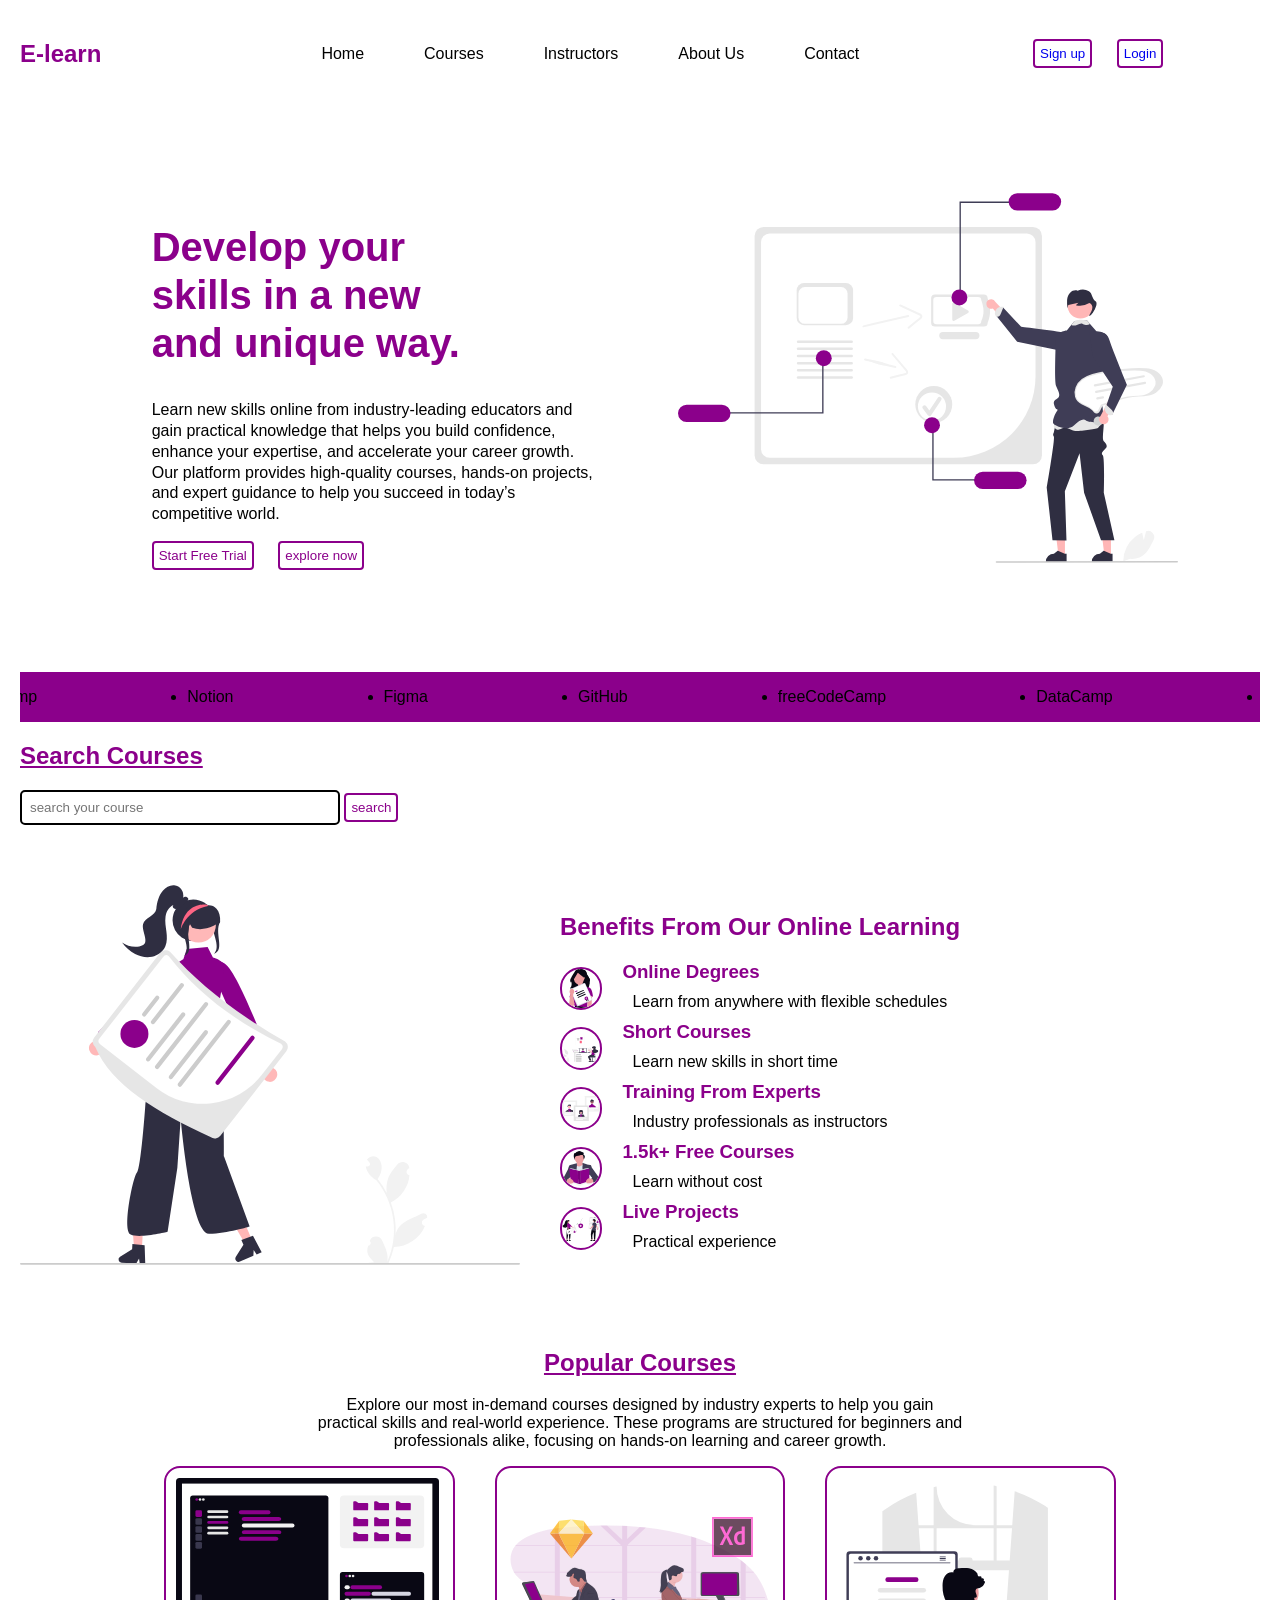
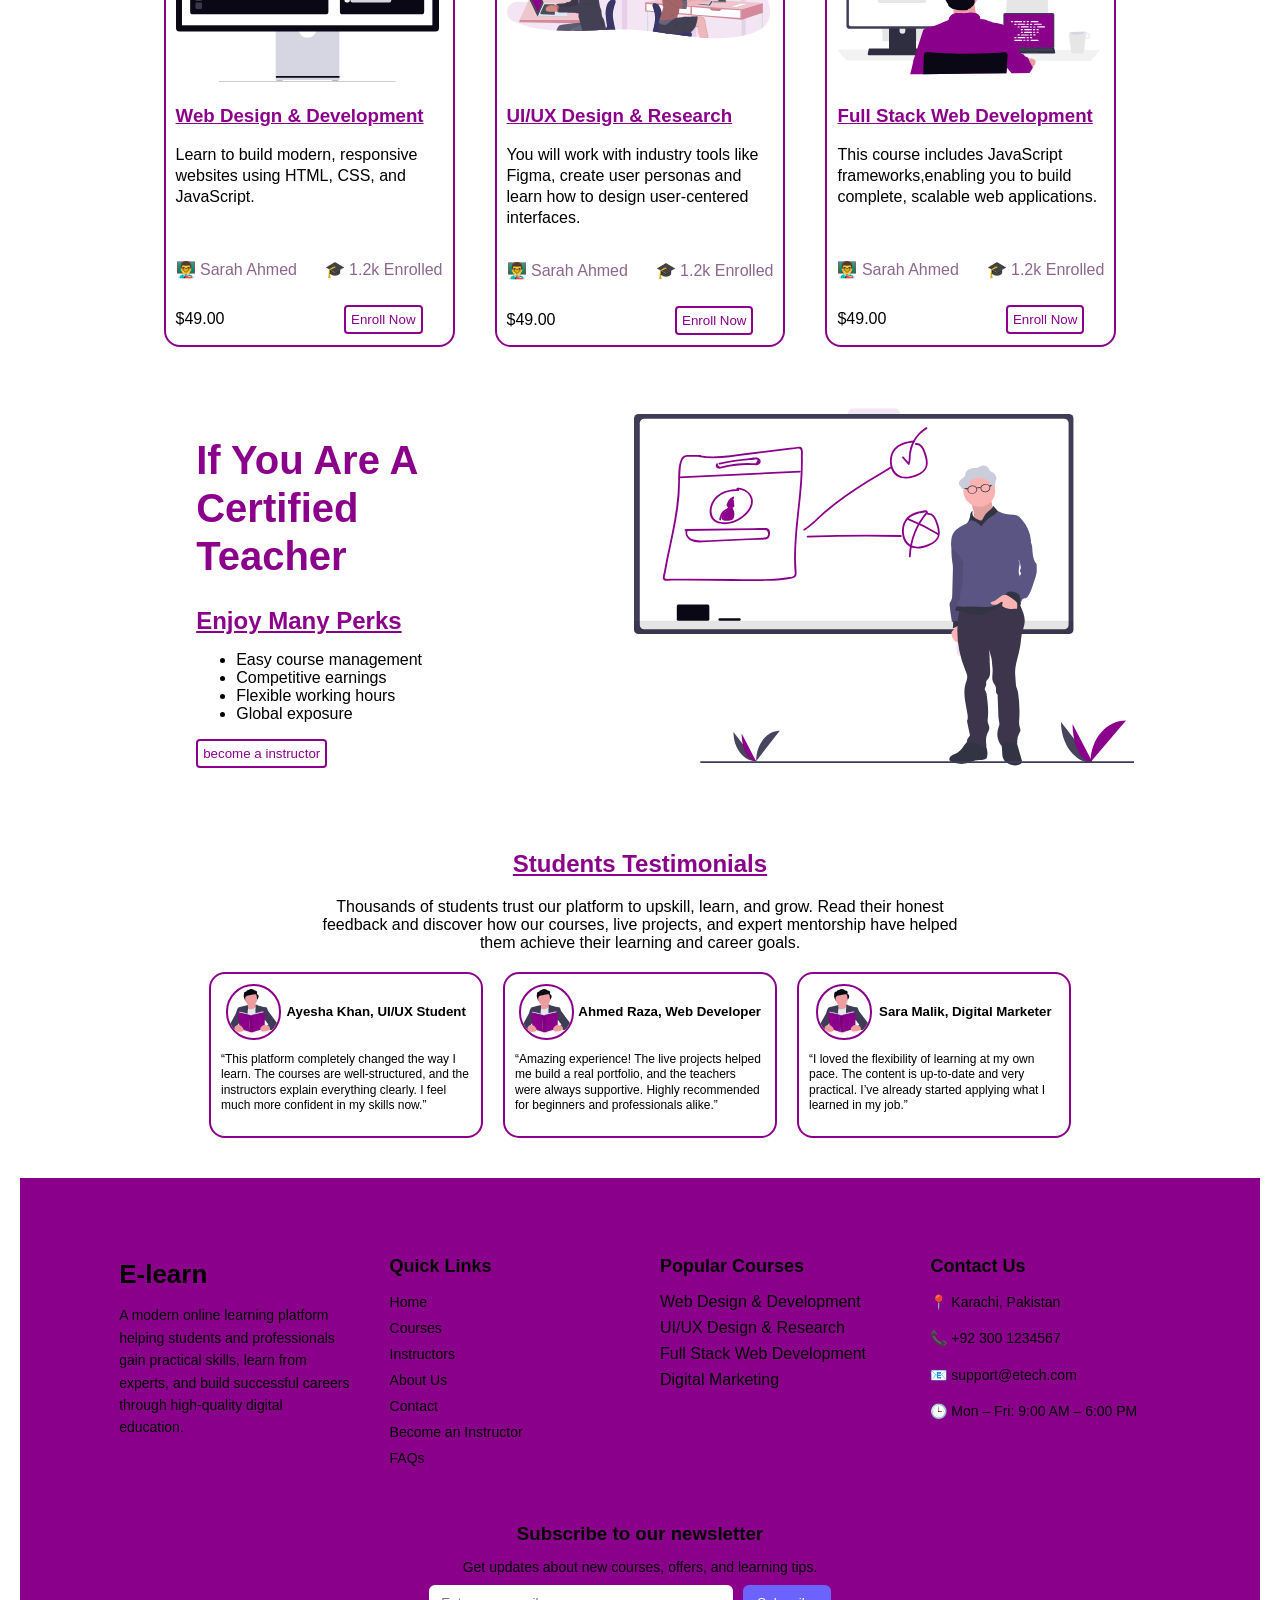
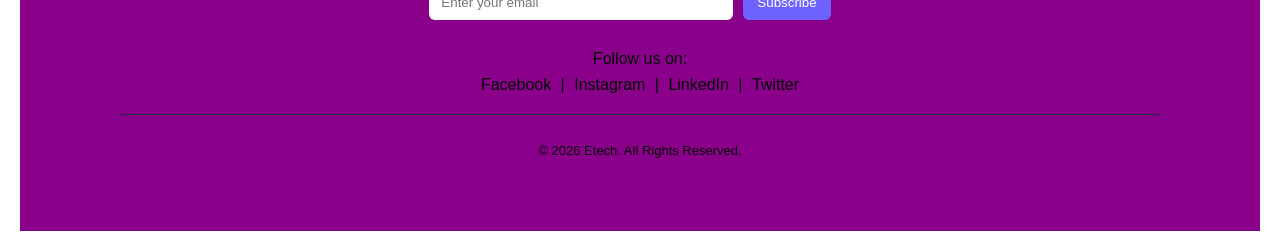
<file: index.html>
<!DOCTYPE html>
<html lang="en">
<head>
    <meta charset="UTF-8">
    <meta name="viewport" content="width=device-width, initial-scale=1.0">
    <title>Document</title>
    <link rel="stylesheet" href="style.css">
</head>
<body>
    <div>

        <div class="header">
             <h2>E-learn</h2>
            <div class="nav-bar">
                <ul class="nav-list" >
               <li><a href="#">Home</a></li>
        <li><a href="#">Courses</a></li>
        <li><a href="#">Instructors</a></li>
        <li><a href="#">About Us</a></li>
        <li><a href="#">Contact</a></li>
            </ul>
            <div class="buttons">
                <button ><a style="text-decoration: none" href="signup.html">Sign up</a></button>
                <button ><a style="text-decoration: none" href="login.html">Login</a></button>
            </div> 
        </div>
           
        </div>
<section class="body">
    <div class="hero-section">
        <div class="text-container">
        <h1><b>
             Develop your skills in a new and unique way.</b></h1>
    <p>
       Learn new skills online from industry-leading educators and gain practical knowledge that helps you build confidence, enhance your expertise, and accelerate your career growth. Our platform provides high-quality courses, hands-on projects, and expert guidance to help you succeed in today’s competitive world.
    </p>
             <button>Start Free Trial</button>
             <button>explore now</button>
        </div>
       <div class="image">
    <img src="images/undraw_teaching_58yg.svg" alt="" width="500", height="500">
       </div> 

    </div>
    <div class="brand-list " style="padding: 0;">
    <ul>
     <li>Notion</li>
     <li>Figma</li>
     <li> GitHub</li>
     <li>freeCodeCamp</li>
     <li> DataCamp </li>
     <li>Notion</li>
      <li>Figma</li>
       <li>GitHub</li>
    <li>freeCodeCamp</li>
    <li>DataCamp</li>
    <li>Notion</li> <li>Figma</li> <li>GitHub</li> <li>freeCodeCamp</li> <li>DataCamp</li>
</ul>
</ul>
    </ul>

    </div>
    <div class="search-course">
        <h2><u>Search Courses</u></h2>
        <div class="input">
        <input type="text"  placeholder="search your course">
        <button>search</button>
        </div>
    </div>

        <div class="benefit">
            <div class="benefit-image">
                <img src="images/undraw_personal-file_81l0.svg" alt=""width="500", height="500"></div>
            
            <div class="benefit-cards">
            <h2><b>Benefits From Our Online Learning</b></h2>
            <div class="card">
             <div class="benefit-image">
             <img class="hero-blob" src="images/undraw_certificate_cqps.svg" alt=""> </div>
             <div class="benefit-text">
            <h3>Online Degrees</h3>
            <p >Learn from anywhere with flexible schedules</p></div>

        </div>
        <div class="card">
             <div class="benefit-image">
             <img class="hero-blob" src="images/undraw_online-learning_tgmv.svg" alt=""> </div>
             <div class="benefit-text">
            <h3>Short Courses</h3>
            <p >Learn new skills in short time</p></div>

        </div>
        <div class="card">
             <div class="benefit-image">
             <img class="hero-blob" src="images/undraw_experts_v2vy.svg" alt=""> </div>
             <div class="benefit-text">
            <h3>Training From Experts</h3>
            <p >Industry professionals as instructors</p></div>

        </div>
        <div class="card">
             <div class="benefit-image">
             <img class="hero-blob" src="images/undraw_continuous-learning_a1ld.svg" alt=""> </div>
             <div class="benefit-text">
            <h3>1.5k+ Free Courses</h3>
            <p >Learn without cost</p></div>

        </div>
        <div class="card">
             <div class="benefit-image">
             <img class="hero-blob" src="images//undraw_group-project_kow1.svg" alt=""> </div>
             <div class="benefit-text">
            <h3>Live Projects</h3>
            <p>Practical experience</p></div>
  </div>
        </div>
        </div>
    </div>      
<div class="popular-courses">

        <h2><b>Popular Courses</b></h2>
        <div class="para">
        <p>Explore our most in-demand courses designed by industry experts to help you gain practical skills and real-world experience. These programs are structured for beginners and professionals alike, focusing on hands-on learning and career growth.</p></div>
        <div class="courses">
            <div class="course-card">
                <div class="course-img">
                    <img src="images/undraw_dev-environment_n5by.svg" alt="" width="263"  , height=" 203.44" >
                </div>
                <div class="course-content">
                      <h3><u>Web Design & Development</u></h3>
                      <p>Learn to build modern, responsive websites using HTML, CSS, and JavaScript.</p>
                </div> 
                <div class="course-info">
                    <p style="margin-top: 36px;">👨‍🏫 Sarah Ahmed</p>
                    <p style="margin-top: 36px;" >🎓 1.2k Enrolled</p>
                </div>
                <div class="course-footer">
                     <span class="price">$49.00</span>
                    <button onclick="btn()" class="enroll-btn">Enroll Now</button>
                </div>
      
            </div>

             <div class="course-card">
                <div class="course-img">
                    <img src="images/undraw_design-tools_owgm.svg" alt="" width="263", height="203.44" >
                </div>
                <div class="course-content">
                      <h3><u>UI/UX Design & Research</u></h3>
                      <p> You will work with industry tools like Figma, create user personas and learn how to design user-centered interfaces.</p>
                </div> 
                <div class="course-info">
                    <p >👨‍🏫 Sarah Ahmed</p>
                    <p >🎓 1.2k Enrolled</p>
                </div>
                <div class="course-footer">
                     <span class="price">$49.00</span>
                    <button onclick="btn()" class=" enroll-btn">Enroll Now</button>
                </div>
      
            </div>

             <div class="course-card">
                <div class="course-img">
                    <img src="images/undraw_programming_j1zw.svg" alt="" width="263", height="203.44" >
                </div>
                <div class="course-content">
                      <h3><u>Full Stack Web Development</u></h3>
                      <p> This course includes JavaScript frameworks,enabling you to build complete, scalable web applications.</p>
                </div> 
                <div class="course-info">
                    <p style="margin-top: 36px;" >👨‍🏫 Sarah Ahmed</p>
                    <p style="margin-top: 36px;" >🎓 1.2k Enrolled</p>
                </div>
                <div class="course-footer">
                     <span class="price">$49.00</span>
                    <button onclick="btn()" class="enroll-btn">Enroll Now</button>
                </div>
      
            </div>
        </div>
</div>
 
<div class="hero-section">
        <div class="text-container">
        <h1><b>If You Are A Certified Teacher</b></h1>
    <div class="sub-container">
    <h2>Enjoy Many Perks</h2>
    <ul>
        <li>Easy course management</li>
        <li>Competitive earnings</li>
        <li>Flexible working hours</li>
        <li>Global exposure</li>
    </ul>
             <button>become a instructor</button>
       </div>   
     </div>
       <div class="image">
    <img src="images/undraw_professor_d7zn.svg" alt="" width="500", height="400">
       </div> 
</div>
<div class="Std-Testimonials">

        <h2><b>Students Testimonials</b></h2>
        <div class="para">
        <p>Thousands of students trust our platform to upskill, learn, and grow. Read their honest feedback and discover how our courses, live projects, and expert mentorship have helped them achieve their learning and career goals.</p></div>
        <div class="Testimonials">
            <div class="Testimonials-card">
              <div class="card">
             <div class="std-image">
             <img class="hero-blob" src="images/undraw_continuous-learning_a1ld.svg" alt="">  <h5>Ayesha Khan, UI/UX Student</h5>
        </div>
             <div class="review">
           
            <p >“This platform completely changed the way I learn. The courses are well-structured, and the instructors explain everything clearly. I feel much more confident in my skills now.”</p></div>
            </div>
             
            <div class="card">
             <div class="std-image">
             <img class="hero-blob" src="images/undraw_continuous-learning_a1ld.svg" alt="">  <h5>Ahmed Raza, Web Developer</h5>
        </div>
             <div class="review">
            <p >“Amazing experience! The live projects helped me build a real portfolio, and the teachers were always supportive. Highly recommended for beginners and professionals alike.”</p></div>
            </div>

            <div class="card">
             <div class="std-image">
             <img class="hero-blob" src="images/undraw_continuous-learning_a1ld.svg" alt="">  <h5>Sara Malik, Digital Marketer</h5>
        </div>
             <div class="review">
            <p >“I loved the flexibility of learning at my own pace. The content is up-to-date and very practical. I’ve already started applying what I learned in my job.”</p></div>
            </div>
        </div>
</section>

<footer class="footer">
  <div class="footer-container">
    <div class="footer-col">
      <h2>E-learn</h2>
      <p>
        A modern online learning platform helping students and professionals
        gain practical skills, learn from experts, and build successful careers
        through high-quality digital education.
      </p>
    </div>
 
    <div class="footer-col">
      <h3>Quick Links</h3>
      <ul>
        <li><a href="#">Home</a></li>
        <li><a href="#">Courses</a></li>
        <li><a href="#">Instructors</a></li>
        <li><a href="#">About Us</a></li>
        <li><a href="#">Contact</a></li>
        <li><a href="#">Become an Instructor</a></li>
        <li><a href="#">FAQs</a></li>
      </ul>
    </div>

    <div class="footer-col">
      <h3>Popular Courses</h3>
      <ul>
        <li>Web Design & Development</li>
        <li>UI/UX Design & Research</li>
        <li>Full Stack Web Development</li>
        <li>Digital Marketing</li>
      </ul>
    </div>

<div class="footer-col">
      <h3>Contact Us</h3>
      <p>📍 Karachi, Pakistan</p>
      <p>📞 +92 300 1234567</p>
      <p>📧 support@etech.com</p>
      <p>🕒 Mon – Fri: 9:00 AM – 6:00 PM</p>
    </div>

  </div>

  <div class="footer-newsletter">
    <h3>Subscribe to our newsletter</h3>
    <p>Get updates about new courses, offers, and learning tips.</p>

    <form>
      <input type="email" placeholder="Enter your email" required>
      <button onclick="btn1()" type="submit">Subscribe</button>
    </form>
  </div>

  <div class="footer-social">
    <p>Follow us on:</p>
    <a href="#">Facebook</a> |
    <a href="#">Instagram</a> |
    <a href="#">LinkedIn</a> |
    <a href="#">Twitter</a>
  </div>

  <div class="footer-bottom">
    <p>© 2026 Etech. All Rights Reserved.</p>
  </div>

</footer>

</section>


<script src="script.js"></script>
</body>
</html>
</file>
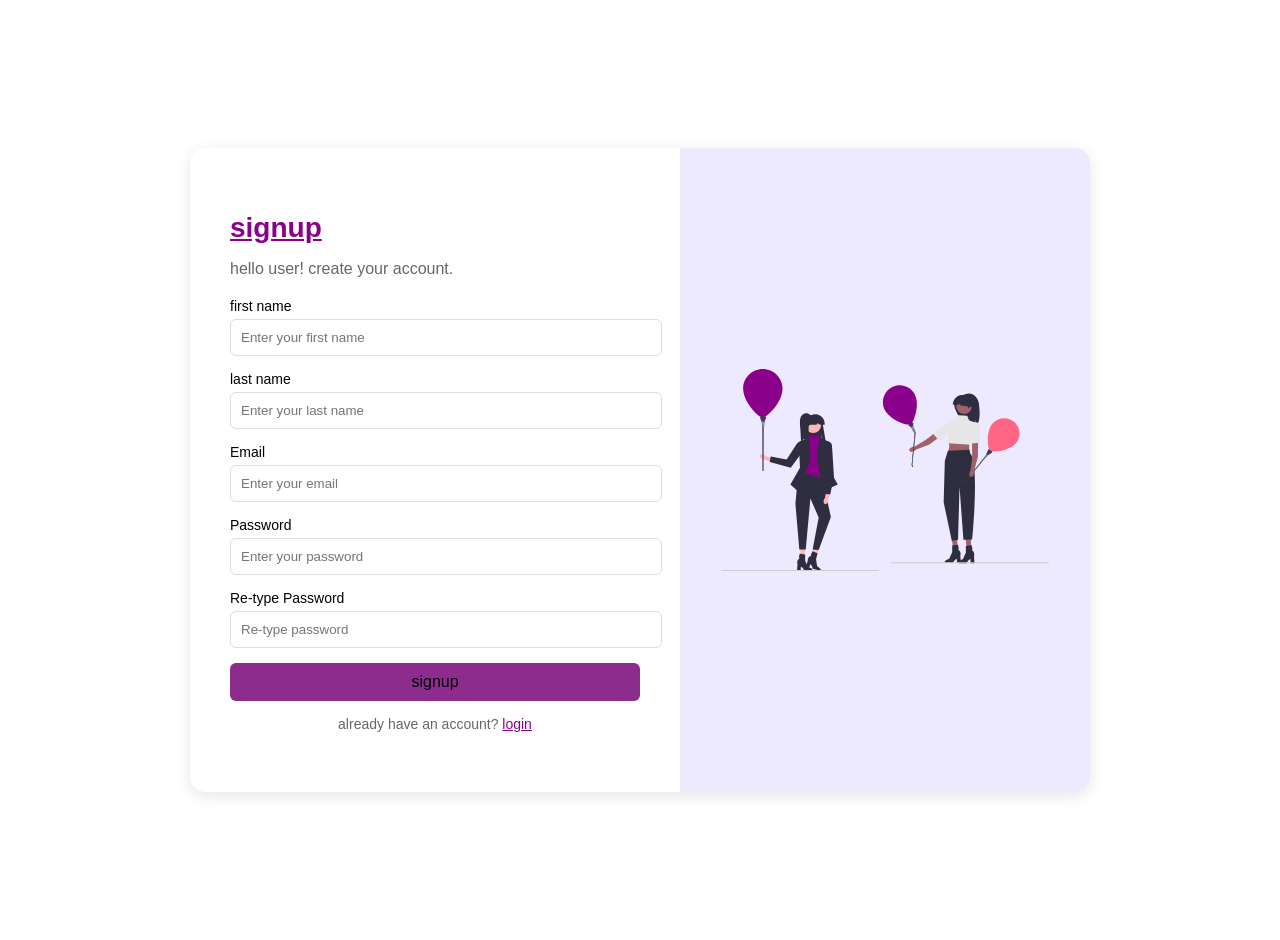
<file: signup.html>
<!DOCTYPE html>
<html lang="en">
<head>
    <meta charset="UTF-8">
    <meta name="viewport" content="width=device-width, initial-scale=1.0">
    <title>Document</title>
    <link rel="stylesheet" href="style.css">
</head>
<body>
    <section class="signup-section">
<div class="signup-container">

  <div class="signup-box">
    <h2>signup</h2>
    <p>hello user! create your account.</p>

    <form>
        <div class="input-group">
        <label>first name</label>
        <input type="first name" placeholder="Enter your first name" required>
      </div>

      <div class="input-group">
        <label>last name</label>
        <input type="last name" placeholder="Enter your last name" required>
      </div>

      <div class="input-group">
        <label>Email</label>
        <input type="email" placeholder="Enter your email" required>
      </div>

      <div class="input-group">
        <label>Password</label>
        <input type="password" placeholder="Enter your password" required>
      </div>
      <div class="input-group">
        <label>Re-type Password</label>
        <input type=" password" placeholder="Re-type password" required>
      </div>

      
      <button onclick="btn2()" class="signup-btn">signup</button>

      <p class="login-text">
       already have an account? <a href="login.html">login</a>
      </p>
    </form>
  </div>

  <div class="signup-image">
    <img src="images/undraw_happy-feeling_itcr.svg" alt="signup Illustration">
  </div>

</div>

</section>

<script src="script.js"></script>
</body>
</html>
</file>
<file: style.css>
body{
    background-color: rgb(255, 255, 255);
    padding:20px;
    margin: 0px;
    font: 1em sans-serif;
    /* box-sizing: border-box; */
}
section{
    padding: 0%;
    margin: 0%;
}
 .header{
    display: flex;
    /* justify-content: center;
    align-items: ; */
    margin-bottom: 5px;
}
button{
    padding: auto ;
    gap: 30px;
    margin-right:20px ;
    /* color: black; */
    padding: 5px;
    border-radius: 4px;
    border: 2px solid darkmagenta;
    color: darkmagenta;
    background-color: white;
    
}
button:hover{
    background-color: rgb(138, 52, 138);
    color :black;
    transition: 0.5sec;
}

.nav-bar{
            
            margin-left: 90px;
}
.nav-list{
    list-style-type: none;
    display: flex;
    /* padding: 0%; */
    text-align: center;
    align-items: center;
    justify-content: center;
    margin-left: 50px;
}
.nav-list>li{
   margin-right:20px;
}
.nav-list>li>a{
    color: black;
    margin-left: 40px;
    text-decoration: none;
}
.nav-list>li>a:hover{
    color: darkmagenta;
    transition: 0.5sec ;
    text-decoration: underline;
    cursor: pointer;
    
}
.header{
    margin: 0;
    color: darkmagenta;

}
.header>.nav-bar{
    display: flex;
    justify-content: space-between;
    align-items: center;
    width: 80%;
}

.hero-section{
    display: flex;
    justify-content: space-evenly;
    padding-top: 40px;
    padding-bottom: 40px;

    align-items: center;
}

.text-container{
   /* border: 2px solid blue; */
   padding-left: 50px;
align-items: center;
  
}

.text-container>h1{
text-align: left;
font-size: 40px;
padding: 0;
 max-width: 14ch; 
line-height: 1.2;
 color:darkmagenta;

}
.sub-container{
      /* border: 2px solid blue; */
      justify-content: center;
      padding: 0 ;
   align-items: center;
}
.sub-container>h2{
    padding: 0px; 
    margin: 0%;
    text-decoration: underline;
}

.text-container>p{
  max-width: 50ch; 
  line-height: 1.3;
}


.brand-list{
    padding: 0;
   display: flex;            
  flex-direction: row;                  
  justify-content: center; 
  background-color: darkmagenta; 
  list-style: none;
overflow: hidden;
  
}
.brand-list>ul{
    display: flex;
    margin-right: 20px;
    gap: 150px;
    animation: scroll 10s linear infinite;
}


@keyframes scroll {
  0% {
    transform: translateX(0);
  }
  100% {
    transform: translateX(-20%); /* List jab aadhi (50%) guzar jaye toh reset ho jaye */
  }
}
.search-course{
    display: block;
    justify-items: center;
    margin-right: 10px;
    /* color: darkmagenta; */
}
.search-course>button{
 margin-left: 15px;
}

.search-course>.input{
                      margin: 0 auto;
                      
}

input{
    border: 2px solid black;
     transition: border-color 0.3s ease;
    outline: none;
    width: 300px;
    padding: 8px;
    border-radius: 5px;
}
.benefit{
display: flex;
gap: 40px;
align-items: center;
}
  

.benefit-image>.hero-blob{
    border-radius: 50%;
    border: 2px solid darkmagenta;
  width: 3vw;
  height: 3vw;
  object-fit: contain;
 
}
.card{
    display: flex;
    gap:20px;
    align-items: center;
}

.card>.benefit-text>h3{
    color: darkmagenta; 
    margin: 0;
}
.card>.benefit-text>p{
    margin: 10px;
}

h2{
    color: darkmagenta;
}

.popular-courses{
                align-items: center;
}

.popular-courses>h2{
display: flex;
justify-content: center;
text-decoration: underline;
}

.para{
      /* border: 1px solid black; */
      width: 650px;
      margin: 0 auto;
  text-align: center;
}
.popular-courses>p{
    max-width: 100ch; 
    line-height: 1.3;
  
}
.courses{  
    display: flex;
    gap: 40px;
    justify-content: center;
}
.courses>.course-card{
    border: 2px solid darkmagenta;
    padding: 10px;
    border-radius: 16px;
}
.course-footer {
  display: flex;
  justify-content: space-between;
  align-items: center;
}
.course-info {
  display: flex;
  justify-content: space-between;
  font-size: 16px;
  color: rgb(140, 103, 140);
  margin: 10px 0;
}
.course-content>h3{
    color: darkmagenta;
}
.course-content>p{
     max-width: 30ch; 
    line-height: 1.3;
}
.course-img {
  object-fit: cover;
}
.Std-Testimonials>h2{
display: flex;
justify-content: center;
text-decoration: underline;
}
.Std-Testimonials>p{

    line-height: 1.3;
   text-align: center;
}
.Testimonials-card{
    display: flex;
    gap: 20px;
    justify-content: center;
    margin-top: 20px;
}
.Testimonials-card>.card{
    display: block;
    border: 2px solid darkmagenta;
   
    padding: 10px;
    border-radius: 16px;
    width: fit-content;
}
.std-image{
    display: flex;
    align-items: center;
    justify-content: space-evenly;
  
}
.std-image>h5{
    padding: 0%;
    margin: 0%;

}
.std-image>.hero-blob{
 border-radius: 50%;
border: 2px solid darkmagenta;
  width: 4vw;
  height: 4vw;
  object-fit: contain;
}
.review>p{
font-size: 12px;
 line-height: 1.3;
 max-width: 250px;
}


.footer {
  background: darkmagenta;      
  color: black;
  padding: 60px 8%;
  font-family: Arial, sans-serif;
  margin-top: 40px;
}


.footer-container {
  display: grid;
  grid-template-columns: repeat(4, 1fr);
  gap: 40px;
  margin-bottom: 40px;
}


.footer-col h2 {
  font-size: 26px;
  margin-bottom: 10px;
  color: black;
}

.footer-col h3 {
  font-size: 18px;
  margin-bottom: 12px;
  color: black;
}

.footer-col p {
  font-size: 14px;
  line-height: 1.6;
  color: black;
}

.footer-col ul {
  list-style: none;
  padding: 0;
}

.footer-col ul li {
  margin-bottom: 8px;
}

.footer-col ul li a {
  text-decoration: none;
  color: black;
  font-size: 14px;
}

.footer-col ul li a:hover {
  color: #6c63ff;
}


.footer-newsletter {
  text-align: center;
  margin: 30px 0;
}

.footer-newsletter h3 {
  color: black;
  margin-bottom: 5px;
}

.footer-newsletter p {
  font-size: 14px;
  color:black;
  margin-bottom: 10px;
}

.footer-newsletter form {
  display: flex;
  justify-content: center;
  gap: 10px;
}

.footer-newsletter input {
  padding: 10px 12px;
  width: 280px;
  border-radius: 6px;
  border: none;
  outline: none;
}

.footer-newsletter button {
  padding: 10px 14px;
  border: none;
  border-radius: 6px;
  background: #6c63ff;
  color: white;
  cursor: pointer;
}

.footer-newsletter button:hover {
  background: #5a52e6;
}

.footer-social {
  text-align: center;
  margin: 20px 0;
}

.footer-social p {
  margin-bottom: 8px;
  color: black;
}

.footer-social a {
  text-decoration: none;
  color: black;
  margin: 0 5px;
}

.footer-social a:hover {
  color: #6c63ff;
}

.footer-bottom {
  text-align: center;
  font-size: 13px;
  color: black;
  border-top: 1px solid #1e293b;
  padding-top: 15px;
}

.login-section{
     margin: 0;
  padding: 0;
  box-sizing: border-box;
  font-family: Arial, sans-serif;
  display: flex;
  justify-content: center;
  align-items: center;
  height: 100vh;
}
.login-container {
     
  display: flex;
  width: 900px;
  background: white;
  border-radius: 15px;
  box-shadow: 0 4px 15px rgba(0,0,0,0.1);
  overflow: hidden;
}

.login-box {
  width: 50%;
  padding: 40px;
}

.login-box h2 {
  font-size: 28px;
  margin-bottom: 8px;
  text-decoration: underline;
}

.login-box p {
  color: #666;
  margin-bottom: 20px;
}

.input-group {
  margin-bottom: 15px;
}

.input-group label {
  display: block;
  margin-bottom: 5px;
  font-size: 14px;
}

.input-group input {
  width: 100%;
  padding: 10px;
  border: 1px solid #ddd;
  border-radius: 6px;
}
.remember {
  display: flex;
  justify-content: space-between; 
  align-items: center; 
  margin-top: 10px;
   margin-bottom: 10px;
}

.checkbox-label {
  display: flex;
  align-items: center;
  gap: 5px; 
  font-size: 14px; 
  cursor: pointer;
}

.checkbox-label input[type="checkbox"] {
  width: 16px;
  height: 16px;
  cursor: pointer;
}

.forgot-link {
  font-size: 14px;
  text-decoration: none;
  color:darkmagenta; /* blue color */
}

.forgot-link:hover {
  text-decoration: underline;
}
.login-btn {
  width: 100%;
  padding: 10px;
  border: none;
  border-radius: 6px;
  background:rgb(140, 44, 140);
  color: black;
  font-size: 16px;
  cursor: pointer;
}

.login-btn:hover {
  background: darkmagenta;
}

.signup-text {
  text-align: center;
  margin-top: 15px;
  font-size: 14px;
}

.signup-text a {
  color: darkmagenta;
 text-decoration: underline;
}

.login-image {
  width: 50%;
  background: #ede9ff;
  display: flex;
  justify-content: center;
  align-items: center;
}

.login-image img {
  width: 80%;
}

.signup-section{
     margin: 0;
  padding: 0;
  box-sizing: border-box;
  font-family: Arial, sans-serif;
  display: flex;
  justify-content: center;
  align-items: center;
  height: 100vh;
}
.signup-container {
     
  display: flex;
  width: 900px;
  background: white;
  border-radius: 15px;
  box-shadow: 0 4px 15px rgba(0,0,0,0.1);
  overflow: hidden;
}

.signup-box {
  width: 50%;
  padding: 40px;
}

.signup-box h2 {
  font-size: 28px;
  margin-bottom: 8px;
  text-decoration: underline;
}

.signup-box p {
  color: #666;
  margin-bottom: 20px;
}

.input-group {
  margin-bottom: 15px;
}

.input-group label {
  display: block;
  margin-bottom: 5px;
  font-size: 14px;
}

.input-group input {
  width: 100%;
  padding: 10px;
  border: 1px solid #ddd;
  border-radius: 6px;
}




.signup-btn {
  width: 100%;
  padding: 10px;
  border: none;
  border-radius: 6px;
  background:rgb(140, 44, 140);
  color: black;
  font-size: 16px;
  cursor: pointer;
}

.signup-btn:hover {
  background: darkmagenta;
}

.login-text {
  text-align: center;
  margin-top: 15px;
  font-size: 14px;
}

.login-text a {
  color: darkmagenta;
  text-decoration: underline;
}

.signup-image {
  width: 50%;
  background: #ede9ff;
  display: flex;
  justify-content: center;
  align-items: center;
}

.signup-image img {
  width: 80%;
}
</file>
